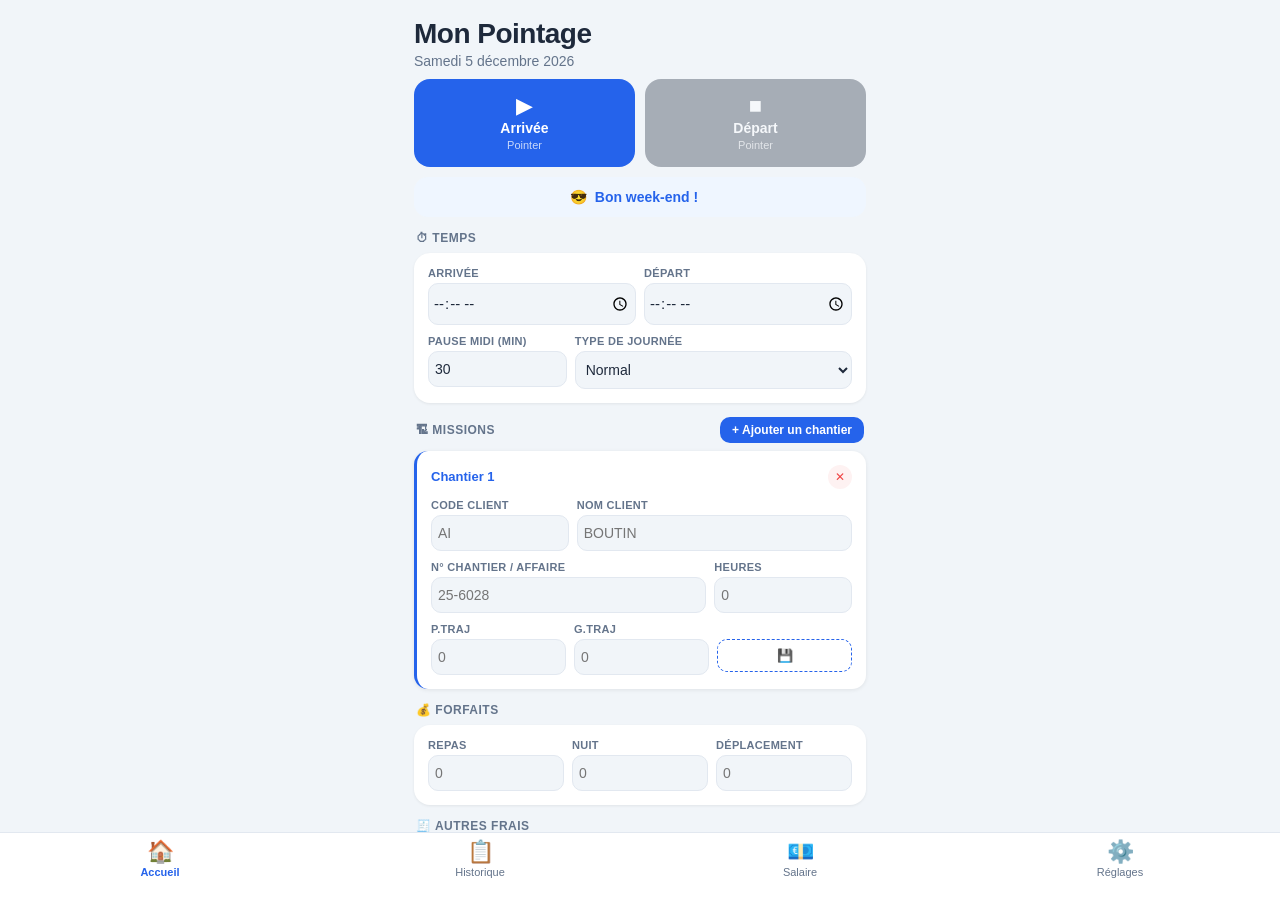
<file: index.html>
<!DOCTYPE html>
<html lang="fr">
<head>
  <meta charset="UTF-8">
  <meta name="viewport" content="width=device-width, initial-scale=1.0, maximum-scale=1.0, user-scalable=no">
  <meta name="theme-color" content="#2563eb">
  <meta name="apple-mobile-web-app-capable" content="yes">
  <meta name="apple-mobile-web-app-status-bar-style" content="black-translucent">
  <meta name="apple-mobile-web-app-title" content="Pointage">
  <link rel="manifest" href="manifest.json">
  <link rel="apple-touch-icon" href="icon.svg">
  <link rel="stylesheet" href="style.css">
  <title>Mon Pointage</title>
</head>
<body>

  <!-- Datalists globaux pour autocomplete -->
  <datalist id="list-client"></datalist>
  <datalist id="list-nom-client"></datalist>
  <datalist id="list-chantier"></datalist>

  <main>

    <!-- ══════════ PAGE ACCUEIL ══════════ -->
    <div id="page-accueil" class="page active">
      <div class="header">
        <h1>Mon Pointage</h1>
        <p id="date-today" class="date-today"></p>
      </div>
      <!-- Bannière jour passé -->
      <div id="past-date-banner" class="past-date-banner" style="display:none">
        <span>📅 Jour passé — modifications actives</span>
        <button onclick="goToToday()">⬅ Aujourd'hui</button>
      </div>

      <!-- Boutons pointer -->
      <div class="action-buttons">
        <button class="btn btn-arrive" id="btn-arrive" onclick="pointer('arrivee')">
          <span class="btn-icon">▶</span>
          <span class="btn-label">Arrivée</span>
          <span class="btn-sub" id="btn-arrive-sub">Pointer</span>
        </button>
        <button class="btn btn-depart" id="btn-depart" onclick="pointer('depart')" disabled>
          <span class="btn-icon">■</span>
          <span class="btn-label">Départ</span>
          <span class="btn-sub" id="btn-depart-sub">Pointer</span>
        </button>
      </div>

      <!-- Bannière temps net -->
      <div class="net-banner" id="net-banner">
        <span id="net-icon">⏰</span>
        <span id="net-label">Non pointé</span>
        <span id="net-value"></span>
      </div>

      <!-- ── Temps ── -->
      <div class="section-title">⏱ Temps</div>
      <div class="card">
        <div class="field-row">
          <div class="field">
            <label>Arrivée</label>
            <input type="time" id="f-arrivee" onchange="autoSave()">
          </div>
          <div class="field">
            <label>Départ</label>
            <input type="time" id="f-depart" onchange="autoSave()">
          </div>
        </div>
        <div class="field-row">
          <div class="field">
            <label>Pause midi (min)</label>
            <input type="number" id="f-pause" min="0" max="120" placeholder="30" onchange="autoSave(); updateBanner()">
          </div>
          <div class="field flex2">
            <label>Type de journée</label>
            <select id="f-type" onchange="autoSave()">
              <option value="normal">Normal</option>
              <option value="conge">Congé</option>
              <option value="sans-solde">Sans solde</option>
              <option value="formation">Formation</option>
              <option value="maladie">Maladie</option>
              <option value="ferie">Férié</option>
              <option value="rtt">RTT</option>
            </select>
          </div>
        </div>
      </div>

      <!-- ── Missions (plusieurs chantiers) ── -->
      <div class="section-title-row">
        <span class="section-title" style="margin:0">🏗 Missions</span>
        <button class="btn-add-mission" onclick="addMission()">+ Ajouter un chantier</button>
      </div>
      <div id="missions-container"></div>

      <!-- ── Forfaits (niveau journée) ── -->
      <div class="section-title">💰 Forfaits</div>
      <div class="card">
        <div class="field-row">
          <div class="field">
            <label>Repas</label>
            <input type="number" id="f-repas" min="0" step="1" placeholder="0" onchange="autoSave()">
          </div>
          <div class="field">
            <label>Nuit</label>
            <input type="number" id="f-nuit" min="0" step="1" placeholder="0" onchange="autoSave()">
          </div>
          <div class="field">
            <label>Déplacement</label>
            <input type="number" id="f-deplacement" min="0" step="1" placeholder="0" onchange="autoSave()">
          </div>
        </div>
      </div>

      <!-- ── Autres frais ── -->
      <div class="section-title">🧾 Autres frais</div>
      <div class="card">
        <div class="field-row">
          <div class="field">
            <label>Ticket Resto</label>
            <input type="number" id="f-ticket" min="0" step="1" placeholder="0" onchange="autoSave()">
          </div>
          <div class="field">
            <label>Véhicule</label>
            <input type="number" id="f-vehicule" min="0" step="1" placeholder="0" onchange="autoSave()">
          </div>
        </div>
      </div>

      <!-- ── Note ── -->
      <div class="section-title">📝 Note du jour</div>
      <div class="card">
        <textarea id="f-note" placeholder="Remarque, info chantier…" rows="2" onchange="autoSave()"></textarea>
      </div>

      <!-- ── Semaine ── -->
      <div class="section-title">📅 Cette semaine</div>
      <div class="card week-card">
        <div class="week-header">
          <span id="week-hours" class="week-total">0h00</span>
          <span class="week-target">Objectif : <span id="week-target-label">35h00</span></span>
        </div>
        <div class="week-days" id="week-days"></div>
        <div class="week-progress-bar">
          <div class="week-bar-fill" id="week-bar"></div>
        </div>
      </div>

      <div style="height:8px"></div>
    </div>

    <!-- ══════════ PAGE HISTORIQUE ══════════ -->
    <div id="page-historique" class="page">
      <div class="header"><h1>Historique</h1></div>
      <!-- Toggle vue -->
      <div class="view-toggle">
        <button id="btn-view-cal"  class="view-toggle-btn active" onclick="toggleHistoryView('calendrier')">📅 Calendrier</button>
        <button id="btn-view-liste" class="view-toggle-btn"       onclick="toggleHistoryView('liste')">📋 Liste</button>
      </div>
      <!-- Filtre mois -->
      <div class="month-nav" style="margin-bottom:10px">
        <button onclick="historyPrevMonth()">‹</button>
        <span id="history-month-label"></span>
        <button onclick="historyNextMonth()">›</button>
      </div>
      <div id="history-list"></div>
    </div>

    <!-- ══════════ PAGE STATS / SALAIRE ══════════ -->
    <div id="page-stats" class="page">
      <div class="header"><h1>Stats & Salaire</h1></div>
      <div id="stats-content"></div>
    </div>

    <!-- ══════════ PAGE PARAMÈTRES ══════════ -->
    <div id="page-settings" class="page">
      <div class="header"><h1>Paramètres</h1></div>

      <div class="section-title">⏱ Horaires par défaut</div>
      <div class="card">
        <div class="field-row">
          <div class="field">
            <label>Heure arrivée</label>
            <input type="time" id="set-arrivee" value="08:00">
          </div>
          <div class="field">
            <label>Heure départ</label>
            <input type="time" id="set-depart" value="17:00">
          </div>
        </div>
        <div class="field-row">
          <div class="field">
            <label>Pause midi (min)</label>
            <input type="number" id="set-pause" value="30" min="0" max="120">
          </div>
          <div class="field">
            <label>Heures / semaine</label>
            <input type="number" id="set-weekly" value="35" min="1" max="60">
          </div>
        </div>
        <button class="btn-save" onclick="saveSettings()">Enregistrer</button>
      </div>

      <div class="section-title">💶 Salaire & Heures sup</div>
      <div class="card">
        <div class="field-row">
          <div class="field">
            <label>Taux horaire (€/h)</label>
            <input type="number" id="set-taux" min="0" step="0.01" placeholder="0,00">
          </div>
        </div>
        <div class="field-row">
          <div class="field">
            <label>Seuil HS +25% (h/sem)</label>
            <input type="number" id="set-hs25" value="35" min="1" max="60">
          </div>
          <div class="field">
            <label>Seuil HS +50% (h/sem)</label>
            <input type="number" id="set-hs50" value="43" min="1" max="80">
          </div>
        </div>
        <button class="btn-save" onclick="saveSettings()">Enregistrer</button>
      </div>

      <div class="section-title">🔔 Notifications iPhone</div>
      <div class="card">
        <p class="notif-info">Utilise l'app <strong>Raccourcis</strong> :</p>
        <div class="shortcut-block">
          <div class="shortcut-title">🌅 Matin — arrivée</div>
          <div class="shortcut-steps">
            <p>Raccourcis → Automatisations → + → <strong>Heure de la journée</strong></p>
            <p>Heure : <strong id="shortcut-matin">08:00</strong> · Lun→Ven · Action : <em>⏰ Pointer arrivée !</em></p>
          </div>
        </div>
        <div class="shortcut-block">
          <div class="shortcut-title">🌆 Soir — départ</div>
          <div class="shortcut-steps">
            <p>Heure : <strong id="shortcut-soir">17:00</strong> · Lun→Ven · Action : <em>🏠 Pointer départ !</em></p>
          </div>
        </div>
      </div>

      <div class="section-title">📁 Données</div>
      <div class="card">
        <button class="btn-action" onclick="exportCSV()">📥 Exporter feuille d'heures (CSV)</button>
        <button class="btn-action" onclick="exportJSON()">💾 Sauvegarder toutes les données (JSON)</button>
        <button class="btn-action" onclick="importJSON()">📤 Restaurer une sauvegarde (JSON)</button>
        <button class="btn-action danger" onclick="clearAllData()">🗑 Effacer toutes les données</button>
      </div>
    </div>

  </main>

  <!-- NAV -->
  <nav class="nav-bar">
    <button class="nav-btn active" data-page="accueil" onclick="showPage('accueil',this)">
      <span class="nav-icon">🏠</span><span>Accueil</span>
    </button>
    <button class="nav-btn" data-page="historique" onclick="showPage('historique',this)">
      <span class="nav-icon">📋</span><span>Historique</span>
    </button>
    <button class="nav-btn" data-page="stats" onclick="showPage('stats',this)">
      <span class="nav-icon">💶</span><span>Salaire</span>
    </button>
    <button class="nav-btn" data-page="settings" onclick="showPage('settings',this)">
      <span class="nav-icon">⚙️</span><span>Réglages</span>
    </button>
  </nav>

  <script src="app.js"></script>
</body>
</html>
</file>
<file: style.css>
*{margin:0;padding:0;box-sizing:border-box;-webkit-tap-highlight-color:transparent}
:root{
  --primary:#2563eb;--primary-light:#eff6ff;
  --success:#10b981;--success-light:#d1fae5;
  --warning:#f59e0b;--warning-light:#fef3c7;
  --danger:#ef4444;--bg:#f1f5f9;--card:#fff;
  --text:#1e293b;--text-muted:#64748b;--border:#e2e8f0;
  --nav-h:68px;--safe-bottom:env(safe-area-inset-bottom,0px);
}
html,body{height:100%;overflow:hidden}
body{font-family:-apple-system,BlinkMacSystemFont,'SF Pro Display','Segoe UI',sans-serif;background:var(--bg);color:var(--text)}
main{height:calc(100vh - var(--nav-h) - var(--safe-bottom));overflow-y:auto;-webkit-overflow-scrolling:touch}

/* NAV */
.nav-bar{position:fixed;bottom:0;left:0;right:0;height:calc(var(--nav-h) + var(--safe-bottom));padding-bottom:var(--safe-bottom);background:rgba(255,255,255,.95);backdrop-filter:blur(20px);-webkit-backdrop-filter:blur(20px);border-top:1px solid var(--border);display:flex;z-index:100}
.nav-btn{flex:1;border:none;background:none;color:var(--text-muted);font-size:11px;cursor:pointer;padding:8px 4px 4px;display:flex;flex-direction:column;align-items:center;gap:3px;font-family:inherit;transition:color .15s}
.nav-btn.active{color:var(--primary);font-weight:600}
.nav-icon{font-size:22px;line-height:1}

/* PAGES */
.page{display:none;padding:0 14px 24px;max-width:480px;margin:0 auto}
.page.active{display:block}
.header{padding:18px 0 10px}
.header h1{font-size:28px;font-weight:700;letter-spacing:-.5px}
.date-today{color:var(--text-muted);margin-top:3px;font-size:14px}

/* BOUTONS POINTER */
.action-buttons{display:grid;grid-template-columns:1fr 1fr;gap:10px;margin-bottom:10px}
.btn{border:none;border-radius:16px;padding:16px 10px;cursor:pointer;display:flex;flex-direction:column;align-items:center;gap:3px;font-family:inherit;transition:transform .15s,opacity .15s;-webkit-user-select:none}
.btn:active:not(:disabled){transform:scale(.94)}
.btn:disabled{opacity:.35;cursor:not-allowed}
.btn-arrive{background:var(--primary);color:white}
.btn-depart{background:#1e293b;color:white}
.btn-icon{font-size:22px;line-height:1}
.btn-label{font-size:14px;font-weight:700}
.btn-sub{font-size:11px;opacity:.75}

/* BANNIÈRE */
.net-banner{display:flex;align-items:center;justify-content:center;gap:8px;background:var(--primary-light);border-radius:14px;padding:12px 16px;margin-bottom:14px;font-size:14px;font-weight:600;color:var(--primary);transition:background .3s,color .3s}
.net-banner.working{background:var(--warning-light);color:#92400e}
.net-banner.done{background:var(--success-light);color:#065f46}
#net-value{font-size:16px;font-weight:800;margin-left:4px}

/* SECTIONS */
.section-title{font-size:12px;font-weight:700;color:var(--text-muted);text-transform:uppercase;letter-spacing:.5px;margin:14px 2px 8px}
.section-title-row{display:flex;align-items:center;justify-content:space-between;margin:14px 2px 8px}
.section-title-row .section-title{margin:0}
.btn-add-mission{background:var(--primary);color:white;border:none;border-radius:10px;padding:6px 12px;font-size:12px;font-weight:700;cursor:pointer;font-family:inherit}

/* CARD */
.card{background:var(--card);border-radius:16px;padding:14px;margin-bottom:6px;box-shadow:0 1px 3px rgba(0,0,0,.07)}

/* FIELDS */
.field-row{display:flex;gap:8px;margin-bottom:10px}
.field-row:last-child{margin-bottom:0}
.field{display:flex;flex-direction:column;gap:4px;flex:1;min-width:0}
.field.flex2{flex:2}
.field label{font-size:11px;font-weight:700;color:var(--text-muted);text-transform:uppercase;letter-spacing:.3px}
.field input,.field select{border:1.5px solid var(--border);border-radius:10px;padding:9px 6px;font-size:14px;font-family:inherit;color:var(--text);background:var(--bg);width:100%;min-width:0;transition:border-color .15s,background .15s}
.field input[type=time]{padding:9px 4px;font-size:15px}
.field input:focus,.field select:focus{outline:none;border-color:var(--primary);background:white}

/* MISSION CARD */
.mission-card{background:var(--card);border-radius:14px;padding:14px;margin-bottom:8px;box-shadow:0 1px 4px rgba(0,0,0,.08);border-left:3px solid var(--primary)}
.mission-header{display:flex;justify-content:space-between;align-items:center;margin-bottom:10px}
.mission-num{font-size:13px;font-weight:700;color:var(--primary)}
.mission-delete{background:#fef2f2;border:none;border-radius:50%;width:24px;height:24px;color:var(--danger);cursor:pointer;font-size:12px;display:flex;align-items:center;justify-content:center}
.btn-save-client-sm{width:100%;background:none;border:1.5px dashed var(--primary);color:var(--primary);border-radius:10px;padding:8px;font-size:13px;cursor:pointer;font-family:inherit;font-weight:600}

/* FAVORIS */
.favoris-liste{display:flex;flex-wrap:wrap;gap:6px;margin-bottom:10px}
.favoris-liste:empty{display:none}
.favori-chip{display:flex;align-items:center;gap:5px;background:#eff6ff;color:#1d4ed8;border:1.5px solid #bfdbfe;border-radius:20px;padding:4px 6px 4px 10px;font-size:12px;font-weight:600;white-space:nowrap}
.favori-chip span{cursor:pointer}
.favori-chip span:active{opacity:.6}
.favori-delete{background:#bfdbfe;border:none;border-radius:50%;width:18px;height:18px;font-size:10px;color:#1d4ed8;cursor:pointer;display:flex;align-items:center;justify-content:center;flex-shrink:0;padding:0}

/* SEMAINE */
.week-header{display:flex;justify-content:space-between;align-items:center;margin-bottom:12px}
.week-total{font-size:22px;font-weight:800;color:var(--primary)}
.week-target{font-size:12px;color:var(--text-muted)}
.week-days{display:flex;gap:6px;margin-bottom:10px}
.week-day{flex:1;text-align:center}
.week-day-name{font-size:10px;color:var(--text-muted);font-weight:700;text-transform:uppercase;margin-bottom:4px}
.week-day-dot{width:34px;height:34px;border-radius:50%;background:var(--border);display:flex;align-items:center;justify-content:center;font-size:11px;font-weight:700;margin:0 auto;color:var(--text-muted)}
.week-day-dot.done{background:var(--success);color:white}
.week-day-dot.partial{background:var(--warning);color:white}
.week-day-dot.today{border:2.5px solid var(--primary)}
.week-progress-bar{background:var(--border);border-radius:999px;height:10px;overflow:hidden}
.week-bar-fill{height:100%;border-radius:999px;background:var(--primary);transition:width .6s ease;width:0%}

/* HISTORIQUE */
.history-item{background:white;border-radius:14px;padding:14px 16px;margin-bottom:8px;box-shadow:0 1px 3px rgba(0,0,0,.06);cursor:pointer;transition:transform .1s}
.history-item:active{transform:scale(.98)}
.history-top{display:flex;align-items:flex-start;gap:12px}
.history-date-col{display:flex;flex-direction:column;align-items:center;min-width:38px}
.history-day-name{font-size:10px;color:var(--text-muted);font-weight:700;text-transform:uppercase}
.history-day-num{font-size:22px;font-weight:700;line-height:1.1}
.history-month{font-size:11px;color:var(--text-muted)}
.history-middle{flex:1}
.history-times{display:flex;align-items:center;gap:5px;margin-bottom:4px;flex-wrap:wrap}
.time-chip{font-size:12px;font-weight:600;padding:3px 8px;border-radius:8px}
.time-chip.arrivee{background:#dbeafe;color:#1d4ed8}
.time-chip.depart{background:#e2e8f0;color:#475569}
.time-chip.pause{background:#fef3c7;color:#92400e}
.time-arrow{color:var(--text-muted);font-size:11px}
.history-mission{font-size:12px;color:var(--text-muted);margin-bottom:2px}
.history-mission strong{color:var(--text)}
.history-dur{font-weight:700;font-size:15px;color:var(--success);min-width:44px;text-align:right}
.history-dur.incomplete{color:var(--warning);font-size:13px}
.history-frais{display:flex;flex-wrap:wrap;gap:6px;margin-top:8px;padding-top:8px;border-top:1px solid var(--border)}
.frais-chip{font-size:11px;font-weight:600;background:#f0fdf4;color:#166534;padding:2px 8px;border-radius:20px}
.type-chip{font-size:11px;font-weight:600;padding:2px 8px;border-radius:20px}
.type-conge{background:#f0fdf4;color:#166534}
.type-sans-solde{background:#fef2f2;color:#991b1b}
.type-formation{background:#faf5ff;color:#6b21a8}
.type-maladie{background:#fef3c7;color:#92400e}
.type-ferie{background:#f0f9ff;color:#0369a1}
.type-rtt{background:#fdf4ff;color:#86198f}

/* STATS & SALAIRE */
.stats-grid{display:grid;grid-template-columns:1fr 1fr;gap:10px;margin-bottom:14px}
.stat-card{background:white;border-radius:16px;padding:18px 14px;text-align:center;box-shadow:0 1px 3px rgba(0,0,0,.06)}
.stat-value{font-size:26px;font-weight:800;color:var(--primary)}
.stat-label{font-size:12px;color:var(--text-muted);margin-top:3px}

.month-nav{display:flex;justify-content:space-between;align-items:center;margin-bottom:12px;padding:0 4px}
.month-nav span{font-size:16px;font-weight:700;text-transform:capitalize}
.month-nav button{background:var(--bg);border:1px solid var(--border);border-radius:10px;width:36px;height:36px;font-size:18px;cursor:pointer;color:var(--primary);display:flex;align-items:center;justify-content:center}

.sal-card{background:white;border-radius:16px;padding:16px;box-shadow:0 1px 3px rgba(0,0,0,.07);margin-bottom:14px}
.sal-row{display:flex;justify-content:space-between;align-items:center;padding:10px 0;border-bottom:1px solid var(--border);font-size:14px}
.sal-row:last-child{border-bottom:none}
.sal-val{font-weight:700;color:var(--text)}
.sal-row.hs25 .sal-val{color:var(--warning)}
.sal-row.hs50 .sal-val{color:var(--danger)}
.sal-row.total-h{font-weight:600}
.sal-row.total-h .sal-val{color:var(--primary);font-size:16px}
.sal-divider{height:1px;background:var(--border);margin:6px 0}
.sal-row.grand-total{background:#f0fdf4;border-radius:10px;padding:12px;margin-top:6px;border:none;font-weight:700;font-size:15px}
.sal-row.grand-total .sal-val{color:var(--success);font-size:20px}
.sal-info{font-size:13px;color:var(--text-muted);text-align:center;padding:16px;background:var(--bg);border-radius:10px;margin-top:8px}

/* TOGGLE VUE */
.view-toggle{display:flex;background:var(--bg);border-radius:12px;padding:3px;margin-bottom:10px;gap:3px;border:1px solid var(--border)}
.view-toggle-btn{flex:1;border:none;background:none;padding:8px 6px;border-radius:9px;font-size:13px;font-weight:600;cursor:pointer;color:var(--text-muted);font-family:inherit;transition:all .15s}
.view-toggle-btn.active{background:var(--card);color:var(--primary);box-shadow:0 1px 4px rgba(0,0,0,.1)}

/* CALENDRIER */
.cal-grid{display:grid;grid-template-columns:repeat(7,1fr);gap:2px;margin-bottom:10px}
.cal-head{text-align:center;font-size:9px;font-weight:700;color:var(--text-muted);padding:5px 0;text-transform:uppercase}
.cal-day{border-radius:8px;padding:4px 3px;min-height:58px;background:var(--bg);display:flex;flex-direction:column;gap:1px;transition:transform .1s;position:relative;overflow:hidden}
.cal-day[onclick]{cursor:pointer}
.cal-day[onclick]:active{transform:scale(.93)}
.cal-other{opacity:.25;pointer-events:none}
.cal-we{background:#f8fafc}
.cal-today{outline:2.5px solid var(--primary);outline-offset:-1px}
.cal-worked{background:#d1fae5}
.cal-partial{background:#fef3c7}
.cal-abs{background:#dbeafe}
.cal-abs-conge{background:#d1fae5}
.cal-abs-sans-solde{background:#fee2e2}
.cal-abs-formation{background:#ede9fe}
.cal-abs-maladie{background:#fef3c7}
.cal-abs-ferie{background:#e0f2fe}
.cal-abs-rtt{background:#fae8ff}

.cal-num{font-size:11px;font-weight:700;color:var(--text);line-height:1;margin-bottom:1px}
.cal-chip{font-size:8px;font-weight:600;color:#1d4ed8;background:rgba(37,99,235,.13);border-radius:3px;padding:1px 3px;white-space:nowrap;overflow:hidden;text-overflow:ellipsis;max-width:100%;line-height:1.4}
.cal-more{font-size:8px;color:var(--text-muted);font-weight:600}
.cal-dur{font-size:9px;font-weight:800;color:#065f46;margin-top:auto;line-height:1}
.cal-type-icon{font-size:13px;line-height:1;margin-top:1px}

.cal-summary{display:flex;justify-content:space-between;background:var(--primary-light);border-radius:12px;padding:10px 14px;font-size:13px;font-weight:700;color:var(--primary);margin-bottom:10px}
.cal-legend{display:flex;gap:10px;justify-content:center;flex-wrap:wrap;padding:6px 0 14px;margin-bottom:4px}
.cal-legend-item{display:flex;align-items:center;gap:5px;font-size:11px;color:var(--text-muted)}
.cld{display:inline-block;width:12px;height:12px;border-radius:3px;flex-shrink:0}
.cld-worked{background:#d1fae5;border:1.5px solid #10b981}
.cld-partial{background:#fef3c7;border:1.5px solid #f59e0b}
.cld-abs{background:#dbeafe;border:1.5px solid #3b82f6}
.cld-we{background:#f8fafc;border:1.5px solid #e2e8f0}

/* BANNIÈRE JOUR PASSÉ */
.past-date-banner{display:flex;align-items:center;justify-content:space-between;background:#fef3c7;border:1.5px solid #fcd34d;border-radius:14px;padding:10px 14px;margin-bottom:12px;font-size:13px;font-weight:600;color:#92400e}
.past-date-banner button{background:#f59e0b;color:white;border:none;border-radius:10px;padding:6px 12px;font-size:12px;font-weight:700;cursor:pointer;font-family:inherit}

/* NOTE */
.field textarea,#f-note{border:1.5px solid var(--border);border-radius:10px;padding:9px;font-size:14px;font-family:inherit;color:var(--text);background:var(--bg);width:100%;resize:none;transition:border-color .15s}
#f-note:focus{outline:none;border-color:var(--primary);background:white}

/* HISTORIQUE PAR SEMAINE */
.week-group-header{display:flex;justify-content:space-between;align-items:center;padding:8px 4px 4px;margin-top:10px}
.week-group-header span{font-size:12px;font-weight:700;color:var(--text-muted);text-transform:uppercase;letter-spacing:.3px}
.week-group-total{color:var(--primary) !important;font-size:14px !important}
.history-note{font-size:12px;color:var(--text-muted);font-style:italic;margin-top:2px}

/* PARAMÈTRES */
.notif-info{font-size:14px;color:var(--text-muted);line-height:1.5;margin-bottom:12px}
.shortcut-block{background:var(--bg);border-radius:12px;padding:12px;margin-bottom:10px}
.shortcut-title{font-size:14px;font-weight:700;margin-bottom:8px}
.shortcut-steps p{font-size:13px;color:var(--text-muted);line-height:1.6}
.shortcut-steps strong,.shortcut-steps em{color:var(--text)}
.btn-save{width:100%;margin-top:12px;background:var(--primary);color:white;border:none;border-radius:12px;padding:13px;font-size:15px;font-weight:600;cursor:pointer;font-family:inherit}
.btn-action{width:100%;background:var(--bg);border:1px solid var(--border);color:var(--primary);border-radius:12px;padding:13px;font-size:15px;font-weight:500;cursor:pointer;font-family:inherit;margin-bottom:8px;text-align:left}
.btn-action.danger{color:var(--danger);border-color:#fecaca}

/* CHARTS & STATS */
.chart-section-title{font-size:13px;font-weight:700;color:var(--text-muted);text-transform:uppercase;letter-spacing:.5px;margin:16px 2px 8px}
.info-grid{display:grid;grid-template-columns:1fr 1fr;gap:10px;margin-bottom:14px}
.info-card{background:white;border-radius:16px;padding:16px 12px;text-align:center;box-shadow:0 1px 3px rgba(0,0,0,.06)}
.info-icon{font-size:24px;margin-bottom:4px}
.info-val{font-size:22px;font-weight:800;color:var(--primary);line-height:1.1}
.info-lbl{font-size:11px;color:var(--text-muted);margin-top:3px}
.chart-card{background:white;border-radius:16px;padding:16px;box-shadow:0 1px 3px rgba(0,0,0,.06);margin-bottom:12px;overflow:hidden}
.chart-card svg{display:block;width:100%;height:auto}
.donut-card{background:white;border-radius:16px;padding:16px;box-shadow:0 1px 3px rgba(0,0,0,.06);margin-bottom:12px}
.donut-wrap{display:flex;align-items:center;gap:16px}
.donut-wrap svg{flex-shrink:0;width:110px;height:110px}
.donut-legend{flex:1;min-width:0}
.legend-item{display:flex;align-items:center;gap:8px;margin-bottom:6px}
.legend-dot{width:10px;height:10px;border-radius:50%;flex-shrink:0}
.legend-name{font-size:12px;color:var(--text);flex:1;min-width:0;overflow:hidden;text-overflow:ellipsis;white-space:nowrap}
.legend-val{font-size:12px;font-weight:700;color:var(--text-muted);white-space:nowrap}

/* EMPTY */
.empty-state{text-align:center;padding:60px 24px;color:var(--text-muted)}
.empty-state-icon{font-size:48px;margin-bottom:12px}

/* TOAST */
.toast{position:fixed;top:24px;left:50%;transform:translateX(-50%) translateY(-80px);background:#1e293b;color:white;padding:12px 22px;border-radius:999px;font-size:14px;font-weight:500;z-index:999;transition:transform .3s cubic-bezier(.34,1.56,.64,1);white-space:nowrap;max-width:90vw}
.toast.show{transform:translateX(-50%) translateY(0)}

/* ═══ DARK MODE ═══ */
@media(prefers-color-scheme:dark){
  :root{
    --bg:#0f172a;--card:#1e293b;--text:#f1f5f9;--text-muted:#94a3b8;
    --border:#334155;--primary-light:#1e3a5f;--success-light:#064e3b;
    --warning-light:#451a03;
  }
  .nav-bar{background:rgba(15,23,42,.95)}
  .field input,.field select,.field textarea,#f-note{background:#0f172a;color:#f1f5f9}
  .field input:focus,.field select:focus,#f-note:focus{background:#1e293b}
  .history-item,.stat-card,.info-card,.sal-card,.chart-card,.donut-card{background:#1e293b}
  .week-day-dot{background:#334155;color:#94a3b8}
  .sal-row{border-color:#334155}
  .sal-divider{background:#334155}
  .sal-row.grand-total{background:#064e3b}
  .sal-info{background:#0f172a}
  .shortcut-block{background:#0f172a}
  .month-nav button{background:#1e293b;border-color:#334155}
  .past-date-banner{background:#1a1200;border-color:#92400e;color:#fcd34d}
  .favori-chip{background:#1e3a5f;color:#93c5fd;border-color:#1d4ed8}
  .favori-delete{background:#1d4ed8;color:#bfdbfe}
  .btn-add-mission{background:var(--primary)}
  .mission-card{background:#1e293b}
  .mission-delete{background:#2d1515}
  .btn-save-client-sm{border-color:var(--primary);color:var(--primary);background:none}
  .week-card{background:#1e293b}
  .net-banner{background:#1e3a5f;color:#93c5fd}
  .net-banner.working{background:#451a03;color:#fcd34d}
  .net-banner.done{background:#064e3b;color:#6ee7b7}
  .type-chip.type-conge{background:#064e3b}
  .type-chip.type-sans-solde{background:#2d1515}
  .type-chip.type-formation{background:#2e1065}
  .type-chip.type-maladie{background:#451a03}
  .type-chip.type-ferie{background:#082f49}
  .type-chip.type-rtt{background:#2a0a3e}
  .frais-chip{background:#064e3b}
  .view-toggle{background:#0f172a;border-color:#334155}
  .view-toggle-btn.active{background:#1e293b}
  .cal-day{background:#1a2234}
  .cal-we{background:#151f32}
  .cal-worked{background:#064e3b}
  .cal-partial{background:#451a03}
  .cal-abs{background:#1e3a5f}
  .cal-chip{background:rgba(37,99,235,.25);color:#93c5fd}
  .cal-dur{color:#6ee7b7}
  .cal-summary{background:#1e3a5f;color:#93c5fd}
  .cld-worked{background:#064e3b;border-color:#10b981}
  .cld-partial{background:#451a03;border-color:#f59e0b}
  .cld-abs{background:#1e3a5f;border-color:#3b82f6}
  .cld-we{background:#151f32;border-color:#334155}
  .time-chip.arrivee{background:#1e3a5f}
  .time-chip.depart{background:#1e293b}
  .time-chip.pause{background:#451a03}
}
</file>
